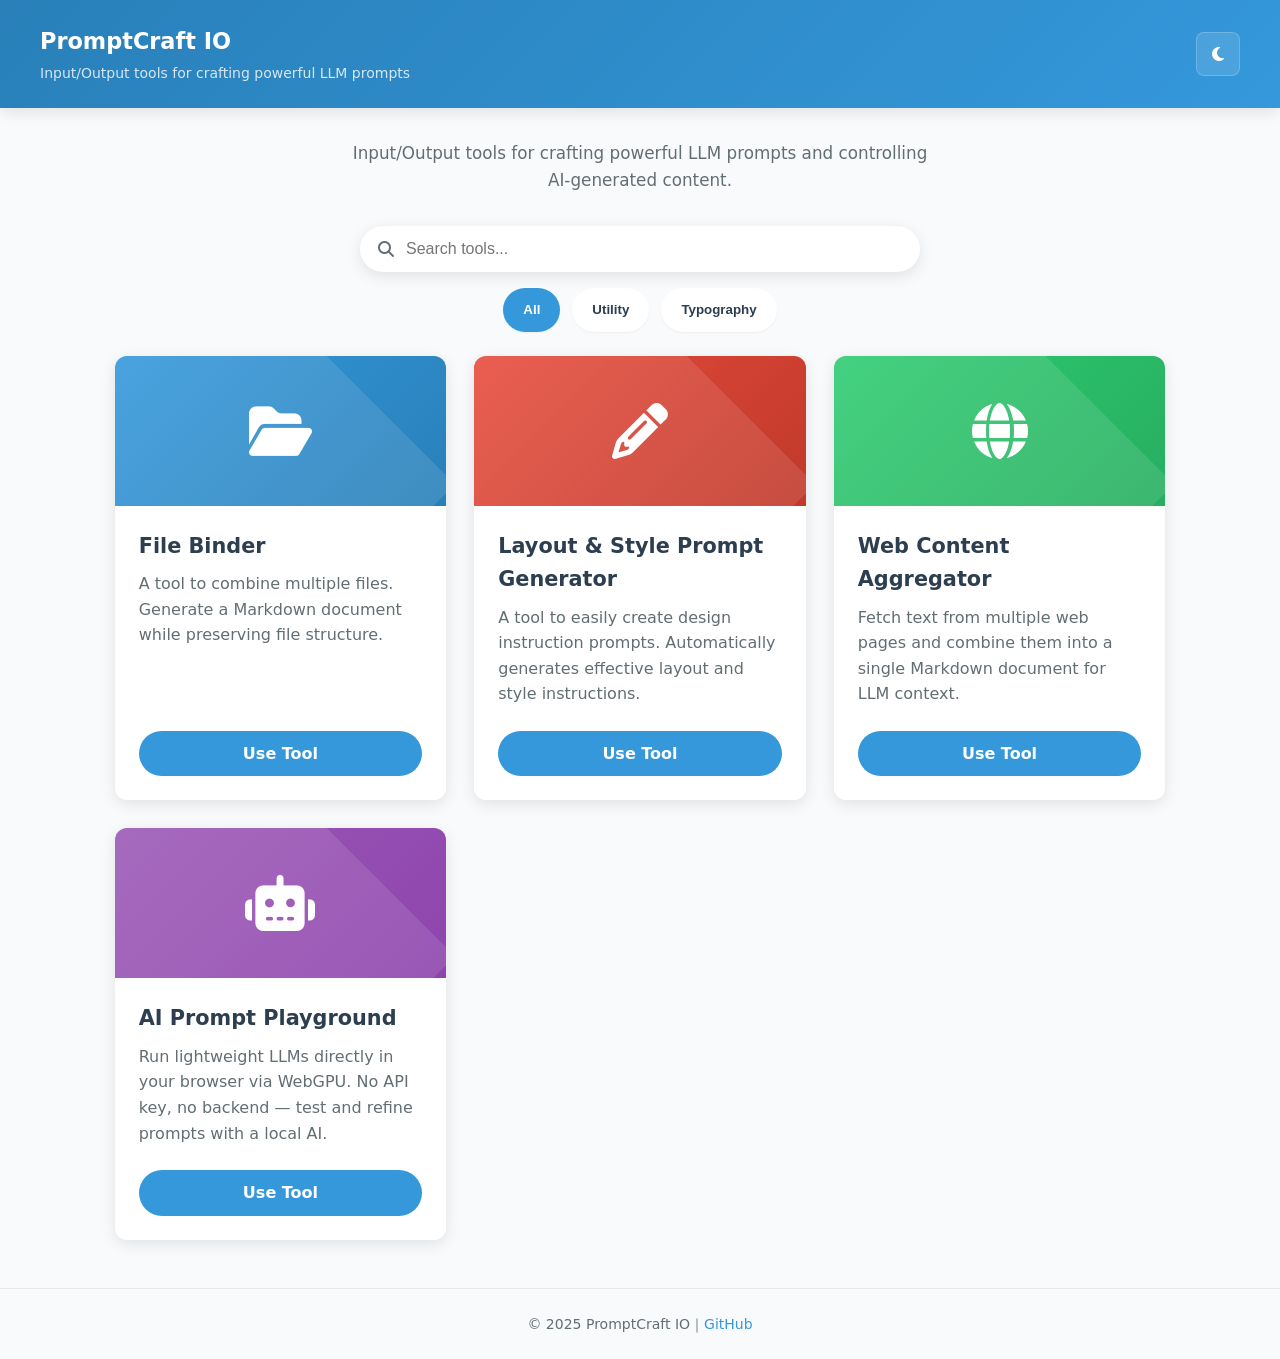
<file: index.html>
<!DOCTYPE html>
<html lang="en-US">

<head>
    <meta charset="UTF-8">
    <meta name="viewport" content="width=device-width, initial-scale=1.0">
    <title>PromptCraft IO</title>
    <link rel="stylesheet" href="https://cdnjs.cloudflare.com/ajax/libs/font-awesome/6.4.0/css/all.min.css">
    <link rel="stylesheet" href="styles/base.css">
    <link rel="stylesheet" href="styles/components.css">
    <link rel="stylesheet" href="styles/index.css">
    <!-- FOUC prevention: must be synchronous, before first paint -->
    <script src="js/theme-init.js"></script>
</head>

<body>

    <header class="site-header">
        <div class="header-inner">
            <div class="header-brand">
                <h1 class="header-title">PromptCraft IO</h1>
                <p class="header-subtitle">Input/Output tools for crafting powerful LLM prompts</p>
            </div>
            <nav class="header-actions">
                <button id="theme-toggle" class="theme-toggle-btn" aria-label="Toggle dark mode" aria-pressed="false">
                    <i class="fas fa-moon" aria-hidden="true"></i>
                </button>
            </nav>
        </div>
    </header>

    <div class="tools-section">
        <div class="portal-intro">
            <p class="portal-description">Input/Output tools for crafting powerful LLM prompts and controlling AI-generated content.</p>
            <div class="search-bar">
                <i class="fas fa-search" aria-hidden="true"></i>
                <input type="text" id="search-tools" placeholder="Search tools..." aria-label="Search tools">
            </div>
            <div class="categories" role="group" aria-label="Filter tools by category">
                <button class="category-btn active" data-category="all" aria-pressed="true">All</button>
                <button class="category-btn" data-category="utility" aria-pressed="false">Utility</button>
                <button class="category-btn" data-category="typography" aria-pressed="false">Typography</button>
            </div>
        </div>

        <main role="main">
            <div aria-live="polite" aria-atomic="true" class="sr-only" id="filter-status"></div>
            <div id="no-results" hidden style="text-align:center;padding:40px 0;">
                <p style="color:var(--text-light);font-size:1.1rem;margin-bottom:0.75rem;">No tools found matching your search.</p>
                <p style="color:var(--text-tertiary);font-size:0.95rem;">Try different keywords or <button id="reset-filters" style="background:none;border:none;color:var(--primary-color);cursor:pointer;font-size:0.95rem;text-decoration:underline;padding:10px 6px;min-height:44px;vertical-align:middle;">reset filters</button>.</p>
            </div>
            <h2 class="sr-only">Available Tools</h2>
            <div class="tools-grid" id="tools-grid">
                <div class="tool-card" data-category="utility">
                    <div class="tool-icon" aria-hidden="true">
                        <i class="fas fa-folder-open"></i>
                    </div>
                    <div class="tool-content">
                        <h3>File Binder</h3>
                        <p>A tool to combine multiple files. Generate a Markdown document while preserving file structure.</p>
                        <a href="file-binder.html" class="tool-btn">Use Tool</a>
                    </div>
                </div>

                <div class="tool-card" data-category="typography">
                    <div class="tool-icon" aria-hidden="true">
                        <i class="fas fa-pencil-alt"></i>
                    </div>
                    <div class="tool-content">
                        <h3>Layout &amp; Style Prompt Generator</h3>
                        <p>A tool to easily create design instruction prompts. Automatically generates effective layout and style instructions.</p>
                        <a href="prompt-generator.html" class="tool-btn">Use Tool</a>
                    </div>
                </div>

                <div class="tool-card" data-category="utility">
                    <div class="tool-icon" aria-hidden="true">
                        <i class="fas fa-globe"></i>
                    </div>
                    <div class="tool-content">
                        <h3>Web Content Aggregator</h3>
                        <p>Fetch text from multiple web pages and combine them into a single Markdown document for LLM context.</p>
                        <a href="web-content-aggregator.html" class="tool-btn">Use Tool</a>
                    </div>
                </div>

                <div class="tool-card" data-category="utility">
                    <div class="tool-icon" aria-hidden="true">
                        <i class="fas fa-robot"></i>
                    </div>
                    <div class="tool-content">
                        <h3>AI Prompt Playground</h3>
                        <p>Run lightweight LLMs directly in your browser via WebGPU. No API key, no backend — test and refine prompts with a local AI.</p>
                        <a href="prompt-playground.html" class="tool-btn">Use Tool</a>
                    </div>
                </div>
            </div>
        </main>
    </div>

    <footer class="site-footer">
        <p>&copy; 2025 PromptCraft IO｜<a href="https://github.com/yuubae215/utility-tools">GitHub</a></p>
    </footer>

    <script type="module" src="js/index.js"></script>
</body>

</html>
</file>
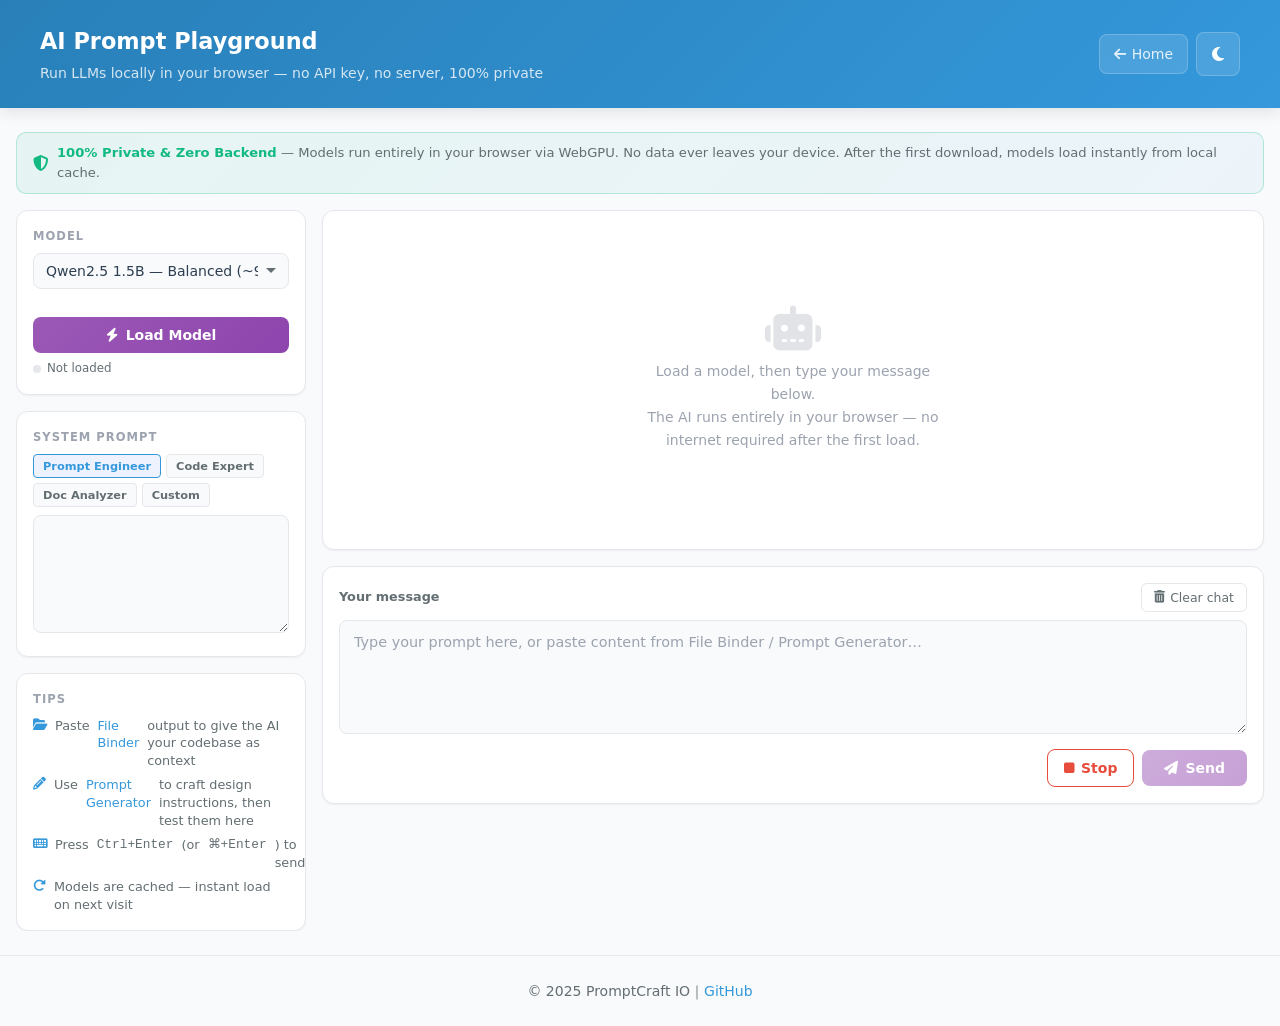
<file: prompt-playground.html>
<!DOCTYPE html>
<html lang="en-US">

<head>
    <meta charset="UTF-8">
    <meta name="viewport" content="width=device-width, initial-scale=1.0">
    <title>AI Prompt Playground - PromptCraft IO</title>
    <link rel="stylesheet" href="https://cdnjs.cloudflare.com/ajax/libs/font-awesome/6.4.0/css/all.min.css">
    <link rel="stylesheet" href="styles/base.css">
    <link rel="stylesheet" href="styles/components.css">
    <link rel="stylesheet" href="styles/prompt-playground.css">
    <script src="js/theme-init.js"></script>
</head>

<body>

    <header class="site-header">
        <div class="header-inner">
            <div class="header-brand">
                <h1 class="header-title">AI Prompt Playground</h1>
                <p class="header-subtitle">Run LLMs locally in your browser — no API key, no server, 100% private</p>
            </div>
            <nav class="header-actions">
                <a href="index.html" class="back-link" aria-label="Back to home">
                    <i class="fas fa-arrow-left" aria-hidden="true"></i>
                    <span>Home</span>
                </a>
                <button id="theme-toggle" class="theme-toggle-btn" aria-label="Toggle dark mode" aria-pressed="false">
                    <i class="fas fa-moon" aria-hidden="true"></i>
                </button>
            </nav>
        </div>
    </header>

    <main class="pg-layout" role="main">

        <!-- WebGPU unavailable warning -->
        <div class="webgpu-warn" id="webgpu-warn" role="alert">
            <i class="fas fa-triangle-exclamation" aria-hidden="true"></i>
            <div>
                <strong>WebGPU not available</strong> — This tool requires WebGPU to run AI models locally.
                Please use <strong>Chrome 113+</strong> or <strong>Edge 113+</strong> on a desktop device.
                Safari Technology Preview also supports WebGPU.
            </div>
        </div>

        <!-- Privacy Banner -->
        <div class="privacy-banner">
            <i class="fas fa-shield-halved" aria-hidden="true"></i>
            <p>
                <strong>100% Private &amp; Zero Backend</strong> — Models run entirely in your browser via WebGPU.
                No data ever leaves your device. After the first download, models load instantly from local cache.
            </p>
        </div>

        <!-- Control Panel -->
        <aside class="control-panel" aria-label="Model controls and settings">

            <!-- Model Loader -->
            <div class="panel-card">
                <h2>Model</h2>
                <select class="model-select" id="model-select" aria-label="Select AI model">
                    <option value="Qwen2.5-0.5B-Instruct-q4f16_1-MLC">Qwen2.5 0.5B — Fast (~400 MB)</option>
                    <option value="Qwen2.5-1.5B-Instruct-q4f16_1-MLC" selected>Qwen2.5 1.5B — Balanced (~900 MB)</option>
                    <option value="Llama-3.2-1B-Instruct-q4f16_1-MLC">Llama 3.2 1B — Meta (~700 MB)</option>
                </select>
                <p class="model-meta" id="model-meta"></p>

                <button class="btn-load" id="btn-load">
                    <i class="fas fa-bolt" aria-hidden="true"></i>
                    Load Model
                </button>

                <div class="load-progress" id="load-progress" hidden>
                    <p class="progress-label" id="progress-label">Initializing...</p>
                    <div class="progress-track" role="progressbar" aria-label="Model loading progress" aria-valuemin="0" aria-valuemax="100">
                        <div class="progress-fill" id="progress-fill"></div>
                    </div>
                </div>

                <div class="model-status">
                    <div class="status-dot" id="status-dot" aria-hidden="true"></div>
                    <span id="load-status">Not loaded</span>
                </div>
            </div>

            <!-- System Prompt -->
            <div class="panel-card">
                <h2>System Prompt</h2>
                <div class="system-presets" role="group" aria-label="System prompt presets">
                    <button class="preset-btn active" data-preset="engineer" aria-pressed="true">Prompt Engineer</button>
                    <button class="preset-btn" data-preset="code" aria-pressed="false">Code Expert</button>
                    <button class="preset-btn" data-preset="analyzer" aria-pressed="false">Doc Analyzer</button>
                    <button class="preset-btn" data-preset="custom" aria-pressed="false">Custom</button>
                </div>
                <textarea
                    class="system-textarea"
                    id="system-prompt"
                    aria-label="System prompt — defines the AI's role and behavior"
                    rows="5"
                ></textarea>
            </div>

            <!-- Tips -->
            <div class="panel-card tips-card">
                <h2>Tips</h2>
                <ul class="tips-list">
                    <li>
                        <i class="fas fa-folder-open" aria-hidden="true"></i>
                        Paste <a href="file-binder.html">File Binder</a> output to give the AI your codebase as context
                    </li>
                    <li>
                        <i class="fas fa-pencil-alt" aria-hidden="true"></i>
                        Use <a href="prompt-generator.html">Prompt Generator</a> to craft design instructions, then test them here
                    </li>
                    <li>
                        <i class="fas fa-keyboard" aria-hidden="true"></i>
                        Press <kbd>Ctrl+Enter</kbd> (or <kbd>⌘+Enter</kbd>) to send
                    </li>
                    <li>
                        <i class="fas fa-rotate-right" aria-hidden="true"></i>
                        Models are cached — instant load on next visit
                    </li>
                </ul>
            </div>

        </aside>

        <!-- Chat Area -->
        <section class="chat-area" aria-label="AI conversation">

            <div
                class="chat-history"
                id="chat-history"
                role="log"
                aria-live="polite"
                aria-label="Conversation history"
                aria-relevant="additions"
            >
                <div class="chat-empty" id="chat-empty">
                    <i class="fas fa-robot" aria-hidden="true"></i>
                    <p>Load a model, then type your message below.<br>The AI runs entirely in your browser — no internet required after the first load.</p>
                </div>
            </div>

            <div class="input-panel">
                <div class="input-toolbar">
                    <label for="user-input">Your message</label>
                    <button class="btn-clear" id="btn-clear" aria-label="Clear conversation history">
                        <i class="fas fa-trash-can" aria-hidden="true"></i>
                        Clear chat
                    </button>
                </div>
                <textarea
                    class="user-textarea"
                    id="user-input"
                    placeholder="Type your prompt here, or paste content from File Binder / Prompt Generator…"
                    aria-label="Your message"
                    rows="4"
                ></textarea>
                <div class="input-actions">
                    <span class="token-stats" id="token-stats" aria-live="polite" aria-label="Generation stats"></span>
                    <button class="btn-abort" id="btn-abort" hidden aria-label="Stop generating">
                        <i class="fas fa-stop" aria-hidden="true"></i>
                        Stop
                    </button>
                    <button class="btn-run" id="btn-run" disabled aria-label="Send message (Ctrl+Enter)">
                        <i class="fas fa-paper-plane" aria-hidden="true"></i>
                        Send
                    </button>
                </div>
            </div>

        </section>

    </main>

    <footer class="site-footer">
        <p>&copy; 2025 PromptCraft IO｜<a href="https://github.com/yuubae215/utility-tools">GitHub</a></p>
    </footer>

    <script type="module" src="js/prompt-playground.js"></script>
</body>

</html>
</file>
<file: styles/base.css>
/* ============================================================
   base.css -- PromptCraft IO shared design tokens & reset
   ============================================================ */

/* ── CSS Custom Properties ── */
:root {
    --primary-color: #3498db;
    --primary-dark: #2980b9;
    --primary-light: #EEF2FF;
    --accent-color: #e74c3c;
    --secondary-color: #12B981;
    --text-color: #2c3e50;
    --text-light: #636e72;
    --text-primary: #2c3e50;
    --text-secondary: #636e72;
    --text-tertiary: #9CA3AF;
    --bg-color: #f8fafc;
    --card-color: #fff;
    --surface-color: #F9FAFB;
    --border-color: #E5E7EB;
    --border-radius: 12px;
    --shadow: 0 4px 15px rgba(0, 0, 0, 0.1);
    --shadow-sm: 0 1px 2px rgba(0, 0, 0, 0.05);
    --shadow-md: 0 4px 6px -1px rgba(0, 0, 0, 0.1);
    --shadow-lg: 0 10px 40px rgba(0, 0, 0, 0.2);
    --hover-shadow: 0 8px 25px rgba(0, 0, 0, 0.15);
    --transition: all 0.3s ease;
    --transition-fast: 0.15s ease;
    --transition-normal: 0.2s ease-in-out;
    --font-sans: system-ui, -apple-system, BlinkMacSystemFont, 'Segoe UI', Roboto,
        'Helvetica Neue', Arial, sans-serif;
    --space-xs: 0.25rem;
    --space-sm: 0.5rem;
    --space-md: 1rem;
    --space-lg: 1.5rem;
    --space-xl: 2rem;
    --space-2xl: 3rem;
    --toast-bg: #2c3e50;
    --toast-color: #f8fafc;
}

/* ── Dark Mode Overrides ── */
body.dark-mode {
    --primary-color: #5dade2;
    --primary-dark: #3498db;
    --primary-light: #2d3748;
    --accent-color: #e76f51;
    --text-color: #ecf0f1;
    --text-light: #bdc3c7;
    --text-primary: #ecf0f1;
    --text-secondary: #bdc3c7;
    --text-tertiary: #a0aec0;
    --bg-color: #1a202c;
    --card-color: #2d3748;
    --surface-color: #2d3748;
    --border-color: #4a5568;
    --shadow: 0 4px 15px rgba(0, 0, 0, 0.3);
    --hover-shadow: 0 8px 25px rgba(0, 0, 0, 0.4);
    --toast-bg: #1e293b;
    --toast-color: #f1f5f9;
}

/* ── Reset ── */
*, *::before, *::after {
    box-sizing: border-box;
    margin: 0;
    padding: 0;
}

/* ── Base Typography & Body ── */
body {
    font-family: var(--font-sans);
    line-height: 1.6;
    color: var(--text-color);
    background-color: var(--bg-color);
    transition: var(--transition);
}

/* ── Reduced Motion ── */
@media (prefers-reduced-motion: reduce) {
    *, *::before, *::after {
        animation-duration: 0.01ms !important;
        animation-delay: 0.01ms !important;
        transition-duration: 0.01ms !important;
        animation-iteration-count: 1 !important;
    }
}
</file>
<file: styles/components.css>
/* ============================================================
   components.css -- PromptCraft IO shared UI components
   ============================================================ */

/* ── Site Header ── */
.site-header {
    background: linear-gradient(135deg, var(--primary-dark) 0%, var(--primary-color) 100%);
    color: #fff;
    padding: var(--space-lg) var(--space-xl);
    box-shadow: var(--shadow);
    position: sticky;
    top: 0;
    z-index: 100;
}

.header-inner {
    max-width: 1200px;
    margin: 0 auto;
    display: flex;
    align-items: center;
    justify-content: space-between;
    gap: var(--space-md);
    flex-wrap: wrap;
}

.header-brand {
    display: flex;
    flex-direction: column;
    gap: 2px;
    flex: 1;
    min-width: 0;
}

.header-title {
    margin: 0;
    font-size: 1.4rem;
    font-weight: 700;
    color: #fff;
    white-space: nowrap;
    overflow: hidden;
    text-overflow: ellipsis;
}

.header-title i {
    margin-right: var(--space-sm);
    opacity: 0.9;
}

.header-subtitle {
    font-size: 0.875rem;
    color: rgba(255, 255, 255, 0.8);
    margin: 0;
}

.header-actions {
    display: flex;
    align-items: center;
    gap: var(--space-sm);
    flex-shrink: 0;
}

/* ── Back Link ── */
.back-link {
    display: inline-flex;
    align-items: center;
    gap: 6px;
    color: rgba(255, 255, 255, 0.85);
    text-decoration: none;
    font-size: 0.875rem;
    font-weight: 500;
    padding: 8px 14px;
    border-radius: 8px;
    background: rgba(255, 255, 255, 0.12);
    border: 1px solid rgba(255, 255, 255, 0.2);
    transition: var(--transition);
}

.back-link:hover {
    background: rgba(255, 255, 255, 0.22);
    color: #fff;
}

.back-link:focus-visible {
    outline: 2px solid #fff;
    outline-offset: 2px;
}

/* ── Theme Toggle Button ── */
.theme-toggle-btn {
    background: rgba(255, 255, 255, 0.12);
    border: 1px solid rgba(255, 255, 255, 0.2);
    color: #fff;
    width: 44px;
    height: 44px;
    border-radius: 8px;
    cursor: pointer;
    font-size: 1rem;
    display: flex;
    align-items: center;
    justify-content: center;
    transition: var(--transition);
    flex-shrink: 0;
}

.theme-toggle-btn:hover {
    background: rgba(255, 255, 255, 0.22);
}

.theme-toggle-btn:focus-visible {
    outline: 2px solid #fff;
    outline-offset: 2px;
}

/* ── Site Footer ── */
.site-footer {
    text-align: center;
    padding: var(--space-lg) var(--space-xl);
    border-top: 1px solid var(--border-color);
    color: var(--text-light);
    font-size: 0.875rem;
    margin-top: auto;
}

.site-footer a {
    color: var(--primary-color);
    text-decoration: none;
    transition: var(--transition);
}

.site-footer a:hover {
    color: var(--primary-dark);
    text-decoration: underline;
}

/* ── Buttons ── */
.btn {
    display: inline-flex;
    align-items: center;
    gap: 6px;
    padding: 10px 18px;
    border-radius: 8px;
    font-size: 0.875rem;
    font-weight: 600;
    cursor: pointer;
    border: none;
    transition: var(--transition);
    white-space: nowrap;
    font-family: var(--font-sans);
}

.btn:focus-visible {
    outline: 2px solid var(--primary-color);
    outline-offset: 2px;
}

.btn:disabled {
    opacity: 0.5;
    cursor: not-allowed;
}

.btn-primary {
    background: var(--primary-color);
    color: #fff;
}

.btn-primary:hover:not(:disabled) {
    background: var(--primary-dark);
    box-shadow: var(--shadow-md);
}

.btn-secondary {
    background: var(--card-color);
    color: var(--text-color);
    border: 1px solid var(--border-color);
}

.btn-secondary:hover:not(:disabled) {
    box-shadow: var(--shadow-md);
}

.btn-icon {
    width: 36px;
    height: 36px;
    padding: 0;
    display: inline-flex;
    align-items: center;
    justify-content: center;
    border-radius: 8px;
    background: transparent;
    border: 1px solid var(--border-color);
    color: var(--text-secondary);
    cursor: pointer;
    transition: var(--transition);
    font-size: 0.875rem;
}

.btn-icon:hover {
    background: var(--surface-color);
    color: var(--text-primary);
}

/* ── Card ── */
.card {
    background: var(--card-color);
    border-radius: var(--border-radius);
    box-shadow: var(--shadow);
    padding: var(--space-lg);
    border: 1px solid var(--border-color);
}

/* ── Form Elements ── */
.form-group {
    margin-bottom: var(--space-md);
}

.form-label {
    display: block;
    font-size: 0.875rem;
    font-weight: 600;
    color: var(--text-primary);
    margin-bottom: var(--space-xs);
}

.form-input,
.form-textarea {
    width: 100%;
    padding: 10px 14px;
    border: 1.5px solid var(--border-color);
    border-radius: 8px;
    font-size: 0.9375rem;
    font-family: var(--font-sans);
    background: var(--bg-color);
    color: var(--text-color);
    transition: var(--transition);
}

.form-input:focus,
.form-textarea:focus {
    outline: none;
    border-color: var(--primary-color);
    box-shadow: 0 0 0 3px rgba(52, 152, 219, 0.2);
}

.form-input::placeholder,
.form-textarea::placeholder {
    color: var(--text-tertiary);
}

.form-textarea {
    resize: vertical;
    min-height: 100px;
}

/* ── Badge ── */
.badge {
    display: inline-block;
    font-size: 0.65rem;
    font-weight: 600;
    background: rgba(255, 255, 255, 0.2);
    border: 1px solid rgba(255, 255, 255, 0.3);
    border-radius: 4px;
    padding: 1px 6px;
    margin-left: 8px;
    vertical-align: middle;
    letter-spacing: 0.5px;
}

/* ── Toast ── */
.toast {
    position: fixed;
    top: 20px;
    left: 50%;
    transform: translateX(-50%) translateY(-80px);
    background: var(--toast-bg);
    color: var(--toast-color);
    padding: 12px 24px;
    border-radius: 8px;
    font-size: 0.9rem;
    font-weight: 500;
    box-shadow: var(--shadow-md);
    z-index: 9999;
    transition: transform 0.3s ease;
    white-space: nowrap;
    pointer-events: none;
}

.toast.show {
    transform: translateX(-50%) translateY(0);
}

/* ── Screen Reader Only ── */
.sr-only {
    position: absolute;
    width: 1px;
    height: 1px;
    padding: 0;
    margin: -1px;
    overflow: hidden;
    clip: rect(0, 0, 0, 0);
    white-space: nowrap;
    border-width: 0;
}

/* ── Responsive Header ── */
@media (max-width: 480px) {
    .site-header {
        padding: var(--space-md) var(--space-lg);
    }

    .header-title {
        font-size: 1.2rem;
    }

    .header-subtitle {
        display: none;
    }

    .back-link span:not(.sr-only) {
        display: none;
    }
}
</file>
<file: styles/index.css>
body {
    min-height: 100vh;
    display: flex;
    flex-direction: column;
}

/* -- Portal Intro -- */
.portal-intro {
    text-align: center;
    padding: var(--space-xl) 0 var(--space-lg);
}

.portal-description {
    max-width: 600px;
    margin: 0 auto var(--space-xl);
    color: var(--text-light);
    font-size: 1.05rem;
}

.search-bar {
    max-width: 560px;
    margin: 0 auto var(--space-md);
    position: relative;
}

.search-bar input {
    width: 100%;
    padding: 14px 20px 14px 46px;
    border: none;
    border-radius: 50px;
    box-shadow: var(--shadow);
    font-size: 1rem;
    background-color: var(--card-color);
    color: var(--text-color);
    transition: var(--transition);
}

.search-bar input:focus {
    outline: 2px solid var(--primary-color);
    outline-offset: 2px;
    box-shadow: 0 0 0 3px rgba(52, 152, 219, 0.4);
}

.search-bar i {
    position: absolute;
    left: 18px;
    top: 50%;
    transform: translateY(-50%);
    color: var(--text-light);
}

.categories {
    display: flex;
    justify-content: center;
    gap: 12px;
    flex-wrap: wrap;
}

.category-btn {
    padding: 8px 20px;
    min-height: 44px;
    border: none;
    border-radius: 50px;
    background-color: var(--card-color);
    color: var(--text-color);
    font-weight: 600;
    cursor: pointer;
    transition: var(--transition);
    box-shadow: var(--shadow-sm);
}

.category-btn:hover,
.category-btn.active {
    background-color: var(--primary-color);
    color: #fff;
}

.category-btn:focus-visible {
    outline: 2px solid var(--primary-color);
    outline-offset: 2px;
}

/* -- Tools Grid -- */
.tools-section {
    max-width: 1200px;
    margin: 0 auto;
    padding: 0 var(--space-md);
    flex: 1;
}

.tools-grid {
    display: grid;
    grid-template-columns: repeat(auto-fill, minmax(280px, 1fr));
    gap: 28px;
    padding-bottom: var(--space-2xl);
}

.tool-card {
    background-color: var(--card-color);
    border-radius: var(--border-radius);
    box-shadow: var(--shadow);
    transition: var(--transition);
    overflow: hidden;
    height: 100%;
    display: flex;
    flex-direction: column;
    animation: fadeInUp 0.5s ease forwards;
    opacity: 0;
}

.tool-card:hover {
    transform: translateY(-6px);
    box-shadow: var(--hover-shadow);
}

.tool-card:nth-child(1) { animation-delay: 0.1s; }
.tool-card:nth-child(2) { animation-delay: 0.2s; }
.tool-card:nth-child(3) { animation-delay: 0.3s; }
.tool-card:nth-child(4) { animation-delay: 0.4s; }

.tool-icon {
    height: 150px;
    display: flex;
    align-items: center;
    justify-content: center;
    font-size: 3.5rem;
    background: linear-gradient(135deg, var(--primary-color), var(--primary-dark));
    color: #fff;
    position: relative;
    overflow: hidden;
}

.tool-icon::before {
    content: '';
    position: absolute;
    width: 200%;
    height: 200%;
    background: rgba(255, 255, 255, 0.1);
    transform: rotate(45deg);
    left: -100%;
    top: -100%;
    transition: var(--transition);
}

.tool-card:hover .tool-icon::before {
    left: 100%;
    top: 100%;
}

.tool-card:nth-child(1) .tool-icon { background: linear-gradient(135deg, #3498db, #2980b9); }
.tool-card:nth-child(2) .tool-icon { background: linear-gradient(135deg, #e74c3c, #c0392b); }
.tool-card:nth-child(3) .tool-icon { background: linear-gradient(135deg, #2ecc71, #27ae60); }
.tool-card:nth-child(4) .tool-icon { background: linear-gradient(135deg, #9b59b6, #8e44ad); }

.tool-content {
    padding: 24px;
    display: flex;
    flex-direction: column;
    flex-grow: 1;
}

.tool-content h3 {
    margin: 0 0 var(--space-sm);
    color: var(--text-color);
    font-size: 1.3rem;
}

.tool-content p {
    color: var(--text-light);
    margin-bottom: var(--space-lg);
    flex-grow: 1;
}

.tool-btn {
    display: inline-block;
    background-color: var(--primary-color);
    color: #fff;
    padding: 10px 22px;
    border-radius: 50px;
    text-decoration: none;
    font-weight: 600;
    transition: var(--transition);
    text-align: center;
}

.tool-btn:hover {
    background-color: var(--primary-dark);
    transform: translateY(-2px);
}

.tool-btn:focus-visible {
    outline: 2px solid var(--primary-color);
    outline-offset: 2px;
}

@keyframes fadeInUp {
    from { opacity: 0; transform: translateY(20px); }
    to   { opacity: 1; transform: translateY(0); }
}

/* K7 Motion Safety: cards start opacity:0 for animation; override must cover
   nth-child selectors (higher specificity) that set animation-delay. */
@media (prefers-reduced-motion: reduce) {
    .tool-card,
    .tool-card:nth-child(1),
    .tool-card:nth-child(2),
    .tool-card:nth-child(3),
    .tool-card:nth-child(4) {
        opacity: 1 !important;
        animation: none !important;
        animation-delay: 0.01ms !important;
    }
}

/* -- Responsive -- */
@media (max-width: 768px) {
    .tools-grid { grid-template-columns: 1fr; gap: 18px; }
    .tool-icon  { height: 120px; font-size: 2.8rem; }
}

@media (max-width: 480px) {
    .portal-description { font-size: 0.95rem; }
    .tool-icon { height: 100px; }
}
</file>
<file: styles/prompt-playground.css>
/* ============================================================
   prompt-playground.css — AI Prompt Playground
   ============================================================ */

body { min-height: 100vh; display: flex; flex-direction: column; }

/* ── Page Layout ── */
.pg-layout {
    max-width: 1340px;
    margin: 0 auto;
    padding: var(--space-lg) var(--space-md);
    display: grid;
    grid-template-columns: 290px 1fr;
    grid-template-rows: auto 1fr;
    gap: var(--space-md);
    flex: 1;
    align-items: start;
}

/* ── Privacy Banner ── */
.privacy-banner {
    grid-column: 1 / -1;
    display: flex;
    align-items: center;
    gap: var(--space-sm);
    background: linear-gradient(135deg, rgba(18,185,129,.08), rgba(52,152,219,.06));
    border: 1px solid rgba(18,185,129,.25);
    border-radius: 10px;
    padding: 10px 16px;
    font-size: 0.82rem;
    color: var(--text-secondary);
    line-height: 1.5;
}

.privacy-banner > i { color: var(--secondary-color); font-size: 1rem; flex-shrink: 0; }
.privacy-banner strong { color: var(--secondary-color); }

/* ── Control Panel ── */
.control-panel {
    display: flex;
    flex-direction: column;
    gap: var(--space-md);
    position: sticky;
    top: 80px;
    min-width: 0;
    overflow: hidden;
}

.panel-card {
    background: var(--card-color);
    border: 1px solid var(--border-color);
    border-radius: var(--border-radius);
    padding: var(--space-md);
    box-shadow: var(--shadow-sm);
}

.panel-card h2 {
    font-size: 0.72rem;
    font-weight: 700;
    text-transform: uppercase;
    letter-spacing: .09em;
    color: var(--text-tertiary);
    margin-bottom: var(--space-sm);
}

/* ── Model Selector ── */
.model-select {
    width: 100%;
    padding: 9px 30px 9px 12px;
    border: 1.5px solid var(--border-color);
    border-radius: 8px;
    font-size: 0.875rem;
    font-family: var(--font-sans);
    background: var(--bg-color);
    color: var(--text-color);
    cursor: pointer;
    margin-bottom: 6px;
    transition: var(--transition);
    appearance: none;
    background-image: url("data:image/svg+xml,%3Csvg xmlns='http://www.w3.org/2000/svg' width='10' height='10' viewBox='0 0 10 10'%3E%3Cpath fill='%23636e72' d='M5 7L0 2h10z'/%3E%3C/svg%3E");
    background-repeat: no-repeat;
    background-position: right 12px center;
}

.model-select:focus {
    outline: none;
    border-color: var(--primary-color);
    box-shadow: 0 0 0 3px rgba(52,152,219,.18);
}

.model-meta {
    font-size: 0.73rem;
    color: var(--text-tertiary);
    margin-bottom: var(--space-sm);
    min-height: 1.2em;
    line-height: 1.4;
}

.btn-load {
    width: 100%;
    padding: 10px;
    border: none;
    border-radius: 8px;
    font-size: 0.875rem;
    font-weight: 600;
    cursor: pointer;
    background: linear-gradient(135deg, #9b59b6, #8e44ad);
    color: #fff;
    transition: var(--transition);
    display: flex;
    align-items: center;
    justify-content: center;
    gap: 8px;
    font-family: var(--font-sans);
}

.btn-load:hover:not(:disabled) {
    filter: brightness(1.1);
    box-shadow: 0 4px 14px rgba(142,68,173,.4);
    transform: translateY(-1px);
}

.btn-load:disabled { opacity: .6; cursor: not-allowed; transform: none; }

/* ── Progress Bar ── */
.load-progress { margin-top: var(--space-sm); }

.progress-label {
    font-size: .68rem;
    color: var(--text-tertiary);
    margin-bottom: 4px;
    font-family: 'Courier New', monospace;
    white-space: nowrap;
    overflow: hidden;
    text-overflow: ellipsis;
    min-height: 1em;
}

.progress-track {
    height: 5px;
    background: var(--border-color);
    border-radius: 3px;
    overflow: hidden;
}

.progress-fill {
    height: 100%;
    width: 0%;
    border-radius: 3px;
    background: linear-gradient(90deg, #9b59b6, #3498db, #12B981, #9b59b6);
    background-size: 300% 100%;
    animation: shimmer 2s linear infinite;
    transition: width .4s ease;
}

.progress-fill.done { animation: none; }

@keyframes shimmer {
    0%   { background-position: 100% 0; }
    100% { background-position: -200% 0; }
}

/* ── Status ── */
.model-status {
    display: flex;
    align-items: center;
    gap: 6px;
    font-size: .74rem;
    color: var(--text-secondary);
    margin-top: 6px;
}

.status-dot {
    width: 8px;
    height: 8px;
    border-radius: 50%;
    background: var(--border-color);
    flex-shrink: 0;
    transition: background .3s;
}

.status-dot.loading { background: #f1c40f; animation: blink-dot 1s ease-in-out infinite; }
.status-dot.ready   { background: var(--secondary-color); }
.status-dot.error   { background: var(--accent-color); }

@keyframes blink-dot { 0%,100% { opacity:1; } 50% { opacity:.25; } }

/* ── System Prompt Presets ── */
.system-presets {
    display: flex;
    flex-wrap: wrap;
    gap: 5px;
    margin-bottom: var(--space-sm);
}

.preset-btn {
    padding: 4px 9px;
    font-size: .71rem;
    font-weight: 600;
    border: 1px solid var(--border-color);
    border-radius: 4px;
    background: var(--surface-color);
    color: var(--text-secondary);
    cursor: pointer;
    transition: var(--transition);
    font-family: var(--font-sans);
}

.preset-btn:hover { border-color: var(--primary-color); color: var(--primary-color); }
.preset-btn.active {
    border-color: var(--primary-color);
    color: var(--primary-color);
    background: var(--primary-light);
}

.preset-btn:focus-visible { outline: 2px solid var(--primary-color); outline-offset: 2px; }

.system-textarea {
    width: 100%;
    padding: 8px 10px;
    border: 1.5px solid var(--border-color);
    border-radius: 8px;
    font-size: .8rem;
    font-family: var(--font-sans);
    background: var(--bg-color);
    color: var(--text-color);
    resize: vertical;
    min-height: 90px;
    max-height: 200px;
    transition: var(--transition);
    line-height: 1.55;
}

.system-textarea:focus {
    outline: none;
    border-color: var(--primary-color);
    box-shadow: 0 0 0 3px rgba(52,152,219,.15);
}

/* ── Tips Card ── */
.tips-card { font-size: .8rem; }

.tips-list {
    list-style: none;
    display: flex;
    flex-direction: column;
    gap: 6px;
}

.tips-list li {
    display: flex;
    align-items: flex-start;
    gap: 8px;
    color: var(--text-secondary);
    line-height: 1.4;
}

.tips-list li > i { color: var(--primary-color); flex-shrink: 0; margin-top: 2px; }
.tips-list a { color: var(--primary-color); text-decoration: none; }
.tips-list a:hover { text-decoration: underline; }

/* ── Chat Area ── */
.chat-area {
    display: flex;
    flex-direction: column;
    gap: var(--space-md);
    min-height: 0;
}

/* ── Chat History ── */
.chat-history {
    flex: 1;
    background: var(--card-color);
    border: 1px solid var(--border-color);
    border-radius: var(--border-radius);
    padding: var(--space-md);
    overflow-y: auto;
    display: flex;
    flex-direction: column;
    gap: var(--space-md);
    min-height: 340px;
    max-height: 480px;
    box-shadow: var(--shadow-sm);
    scroll-behavior: smooth;
}

.chat-empty {
    flex: 1;
    display: flex;
    flex-direction: column;
    align-items: center;
    justify-content: center;
    color: var(--text-tertiary);
    text-align: center;
    gap: var(--space-sm);
    padding: var(--space-xl);
}

.chat-empty i { font-size: 2.8rem; opacity: .3; }
.chat-empty p { font-size: .875rem; max-width: 300px; line-height: 1.65; }

/* ── Chat Messages ── */
.chat-msg {
    display: flex;
    gap: var(--space-sm);
    align-items: flex-start;
    animation: fadeInUp .2s ease;
}

.chat-msg.user { flex-direction: row-reverse; }

.msg-avatar {
    width: 30px;
    height: 30px;
    border-radius: 50%;
    display: flex;
    align-items: center;
    justify-content: center;
    font-size: .65rem;
    font-weight: 700;
    flex-shrink: 0;
    margin-top: 2px;
}

.chat-msg.user .msg-avatar     { background: var(--primary-color); color: #fff; }
.chat-msg.assistant .msg-avatar { background: linear-gradient(135deg, #9b59b6, #8e44ad); color: #fff; }

.msg-bubble {
    max-width: 78%;
    padding: 10px 14px;
    border-radius: 14px;
    font-size: .875rem;
    line-height: 1.7;
    word-break: break-word;
    white-space: pre-wrap;
    transition: border-color .15s, box-shadow .15s;
}

.chat-msg.user .msg-bubble {
    background: var(--primary-color);
    color: #fff;
    border-bottom-right-radius: 4px;
}

.chat-msg.assistant .msg-bubble {
    background: var(--surface-color);
    color: var(--text-primary);
    border: 1px solid var(--border-color);
    border-bottom-left-radius: 4px;
    font-family: 'Courier New', monospace;
    font-size: .82rem;
}

.msg-bubble.streaming-active {
    border-color: rgba(18,185,129,.55);
    box-shadow: 0 0 0 3px rgba(18,185,129,.1);
}

/* ── Typing cursor ── */
.typing-cursor {
    display: inline-block;
    width: 2px;
    height: .9em;
    background: var(--secondary-color);
    vertical-align: text-bottom;
    animation: blink-cursor .65s step-end infinite;
    margin-left: 1px;
    border-radius: 1px;
}

@keyframes blink-cursor { 50% { opacity: 0; } }

@keyframes fadeInUp {
    from { opacity: 0; transform: translateY(8px); }
    to   { opacity: 1; transform: translateY(0); }
}

/* ── Input Panel ── */
.input-panel {
    background: var(--card-color);
    border: 1px solid var(--border-color);
    border-radius: var(--border-radius);
    padding: var(--space-md);
    box-shadow: var(--shadow-sm);
}

.input-toolbar {
    display: flex;
    align-items: center;
    gap: var(--space-sm);
    margin-bottom: var(--space-sm);
}

.input-toolbar label {
    font-size: .8rem;
    font-weight: 600;
    color: var(--text-secondary);
    flex: 1;
}

.btn-clear {
    display: inline-flex;
    align-items: center;
    gap: 5px;
    padding: 6px 12px;
    background: transparent;
    color: var(--text-secondary);
    border: 1px solid var(--border-color);
    border-radius: 6px;
    font-size: .78rem;
    font-weight: 500;
    cursor: pointer;
    transition: var(--transition);
    font-family: var(--font-sans);
}

.btn-clear:hover { background: var(--surface-color); color: var(--text-primary); }
.btn-clear:focus-visible { outline: 2px solid var(--primary-color); outline-offset: 2px; }

.user-textarea {
    width: 100%;
    padding: 10px 14px;
    border: 1.5px solid var(--border-color);
    border-radius: 8px;
    font-size: .9rem;
    font-family: var(--font-sans);
    background: var(--bg-color);
    color: var(--text-color);
    resize: vertical;
    min-height: 90px;
    transition: var(--transition);
    line-height: 1.6;
    margin-bottom: var(--space-sm);
}

.user-textarea:focus {
    outline: none;
    border-color: var(--primary-color);
    box-shadow: 0 0 0 3px rgba(52,152,219,.2);
}

.user-textarea::placeholder { color: var(--text-tertiary); }

.input-actions {
    display: flex;
    align-items: center;
    gap: var(--space-sm);
}

.token-stats {
    flex: 1;
    font-size: .72rem;
    color: var(--text-tertiary);
    font-family: 'Courier New', monospace;
}

.btn-run {
    display: inline-flex;
    align-items: center;
    gap: 7px;
    padding: 10px 22px;
    background: linear-gradient(135deg, #9b59b6, #8e44ad);
    color: #fff;
    border: none;
    border-radius: 8px;
    font-size: .875rem;
    font-weight: 600;
    cursor: pointer;
    transition: var(--transition);
    font-family: var(--font-sans);
}

.btn-run:hover:not(:disabled) {
    filter: brightness(1.1);
    box-shadow: 0 4px 14px rgba(142,68,173,.4);
    transform: translateY(-1px);
}

.btn-run:disabled { opacity: .5; cursor: not-allowed; transform: none; }
.btn-run:focus-visible { outline: 2px solid #9b59b6; outline-offset: 2px; }

.btn-abort {
    display: inline-flex;
    align-items: center;
    gap: 6px;
    padding: 10px 16px;
    background: transparent;
    color: var(--accent-color);
    border: 1.5px solid var(--accent-color);
    border-radius: 8px;
    font-size: .875rem;
    font-weight: 600;
    cursor: pointer;
    transition: var(--transition);
    font-family: var(--font-sans);
}

.btn-abort:hover { background: rgba(231,76,60,.1); }
.btn-abort:focus-visible { outline: 2px solid var(--accent-color); outline-offset: 2px; }

/* ── WebGPU warning ── */
.webgpu-warn {
    display: none;
    grid-column: 1 / -1;
    background: rgba(231,76,60,.08);
    border: 1px solid rgba(231,76,60,.3);
    border-radius: 10px;
    padding: 12px 16px;
    font-size: .84rem;
    color: var(--text-primary);
    line-height: 1.6;
}

.webgpu-warn.visible { display: flex; align-items: flex-start; gap: var(--space-sm); }
.webgpu-warn > i { color: var(--accent-color); flex-shrink: 0; margin-top: 2px; }

/* ── Responsive ── */
@media (max-width: 900px) {
    .pg-layout {
        grid-template-columns: 1fr;
        grid-template-rows: auto;
    }
    .control-panel {
        position: static;
        order: -1;
    }
    .chat-history { max-height: 360px; }
}

@media (max-width: 480px) {
    .pg-layout { padding: var(--space-sm); }
    .msg-bubble { max-width: 90%; font-size: .8rem; }
    .btn-run, .btn-abort { padding: 10px 14px; font-size: .82rem; }
}

@media (prefers-reduced-motion: reduce) {
    .progress-fill { animation: none; }
    .typing-cursor { animation: none; opacity: 1; }
    .status-dot.loading { animation: none; }
    .chat-msg { animation: none; }
    .btn-load:hover:not(:disabled),
    .btn-run:hover:not(:disabled) { transform: none; }
}

/* ── Import toast (shared data from other tools) ── */
.import-toast {
    position: fixed;
    bottom: 24px;
    left: 50%;
    transform: translateX(-50%) translateY(12px);
    background: var(--secondary-color);
    color: #fff;
    padding: 10px 20px;
    border-radius: 24px;
    font-size: .85rem;
    font-weight: 500;
    box-shadow: 0 4px 14px rgba(18,185,129,.4);
    opacity: 0;
    transition: opacity .3s ease, transform .3s ease;
    z-index: 9999;
    display: flex;
    align-items: center;
    gap: 8px;
    white-space: nowrap;
    pointer-events: none;
}

.import-toast.visible {
    opacity: 1;
    transform: translateX(-50%) translateY(0);
}

@media (max-width: 480px) {
    .import-toast { font-size: .78rem; padding: 9px 16px; white-space: normal; text-align: center; max-width: 90vw; }
}
</file>
